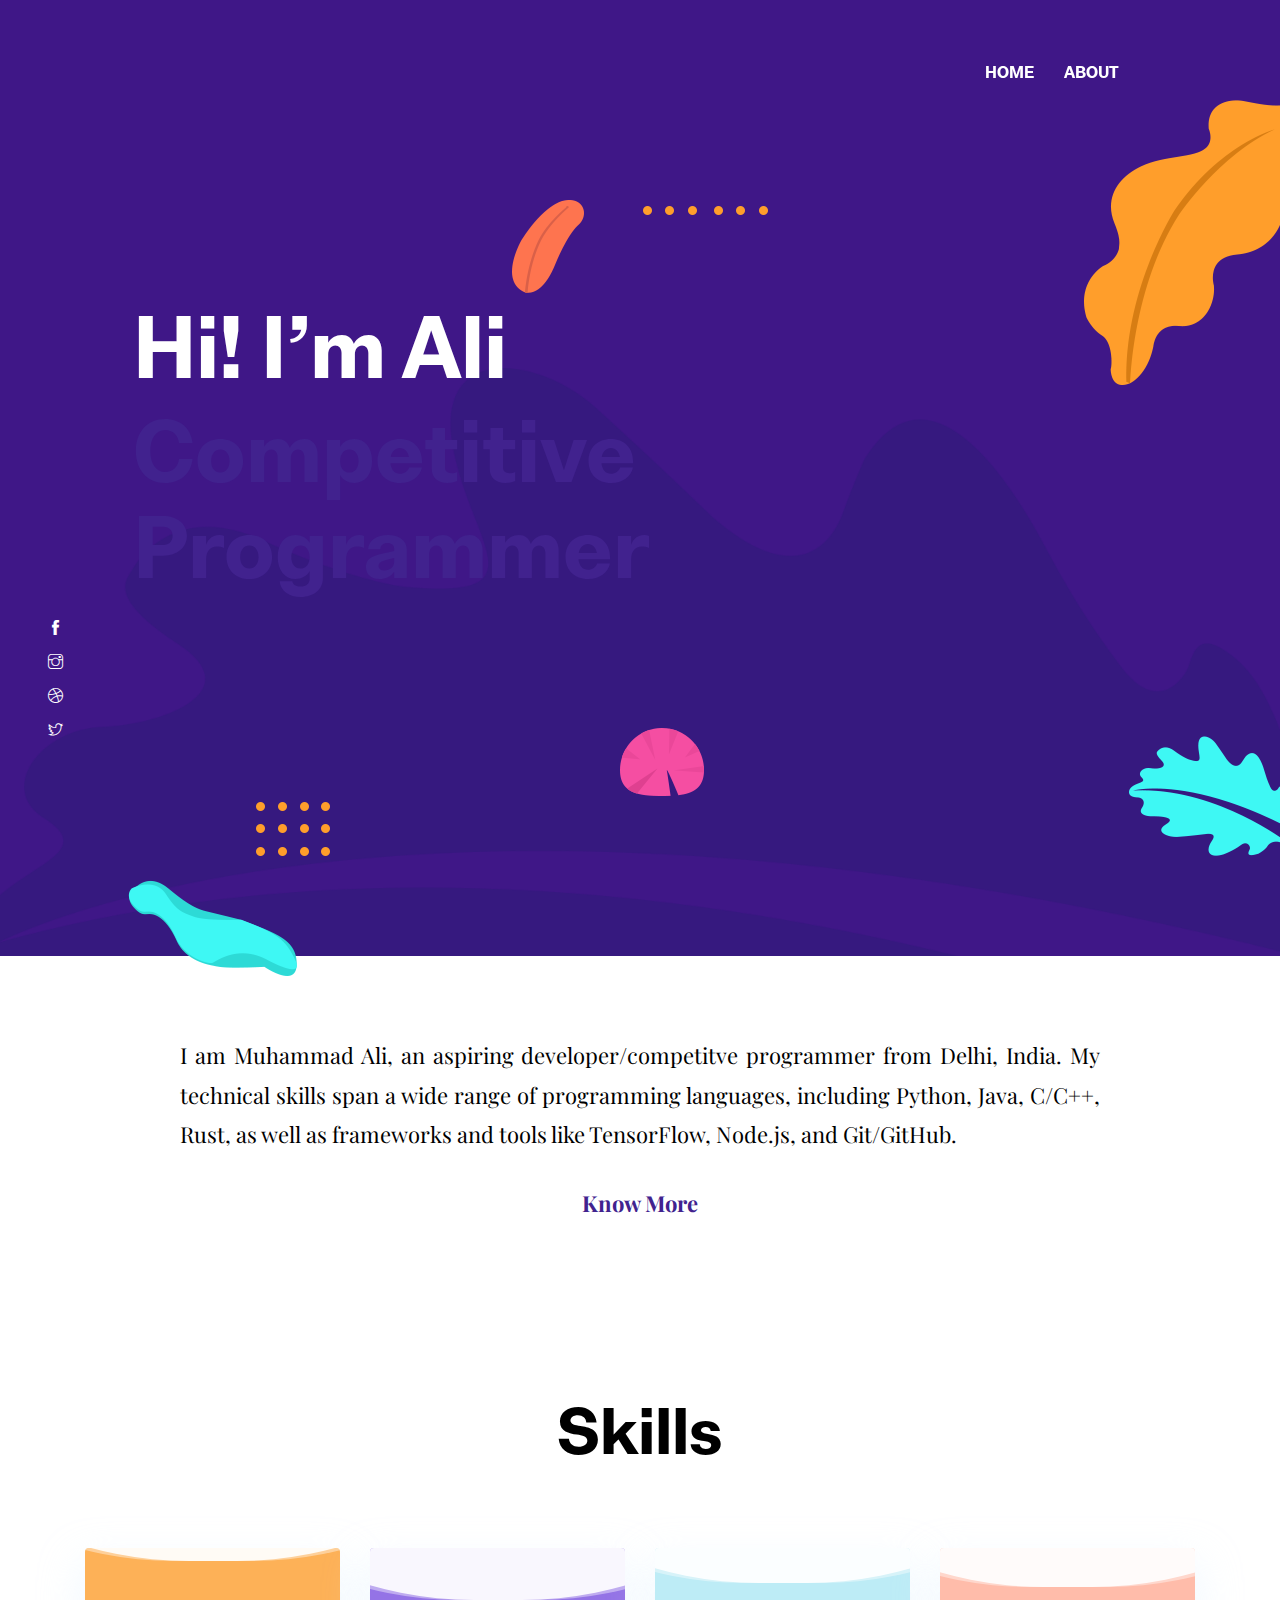
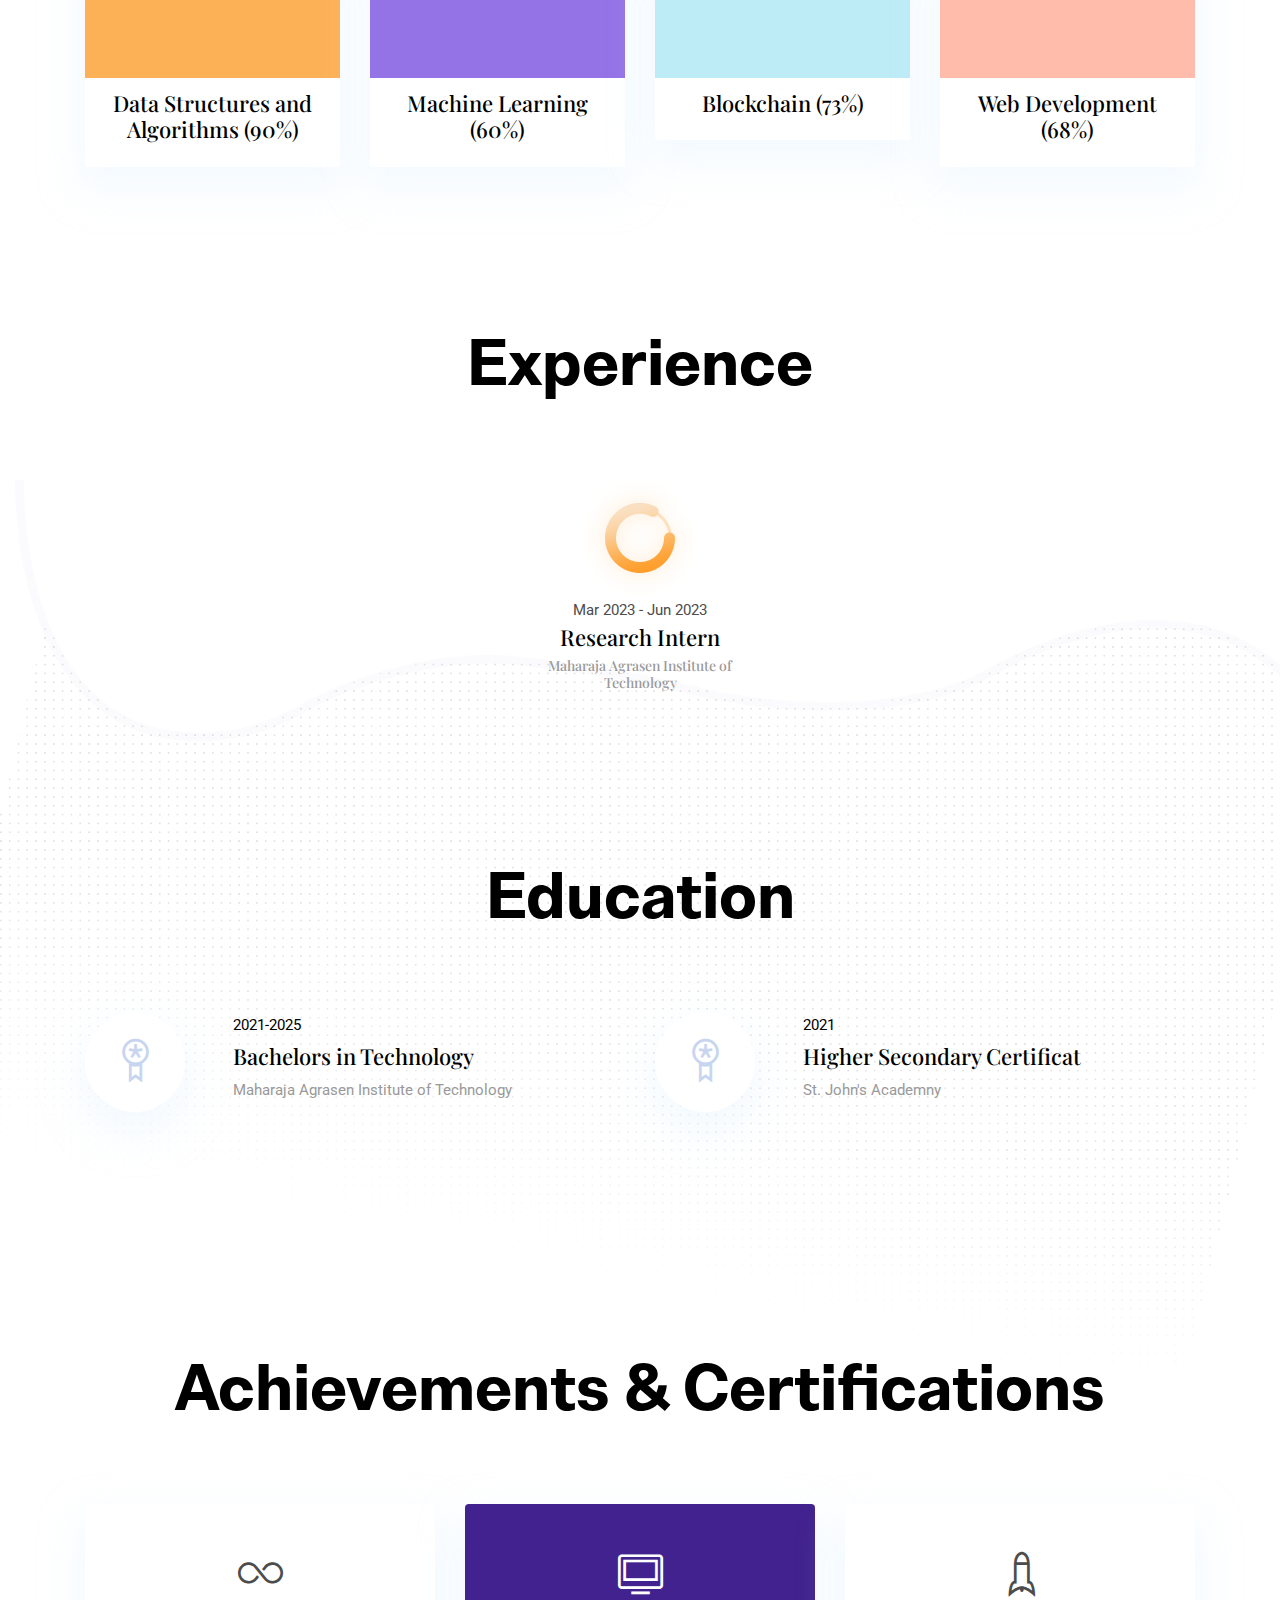
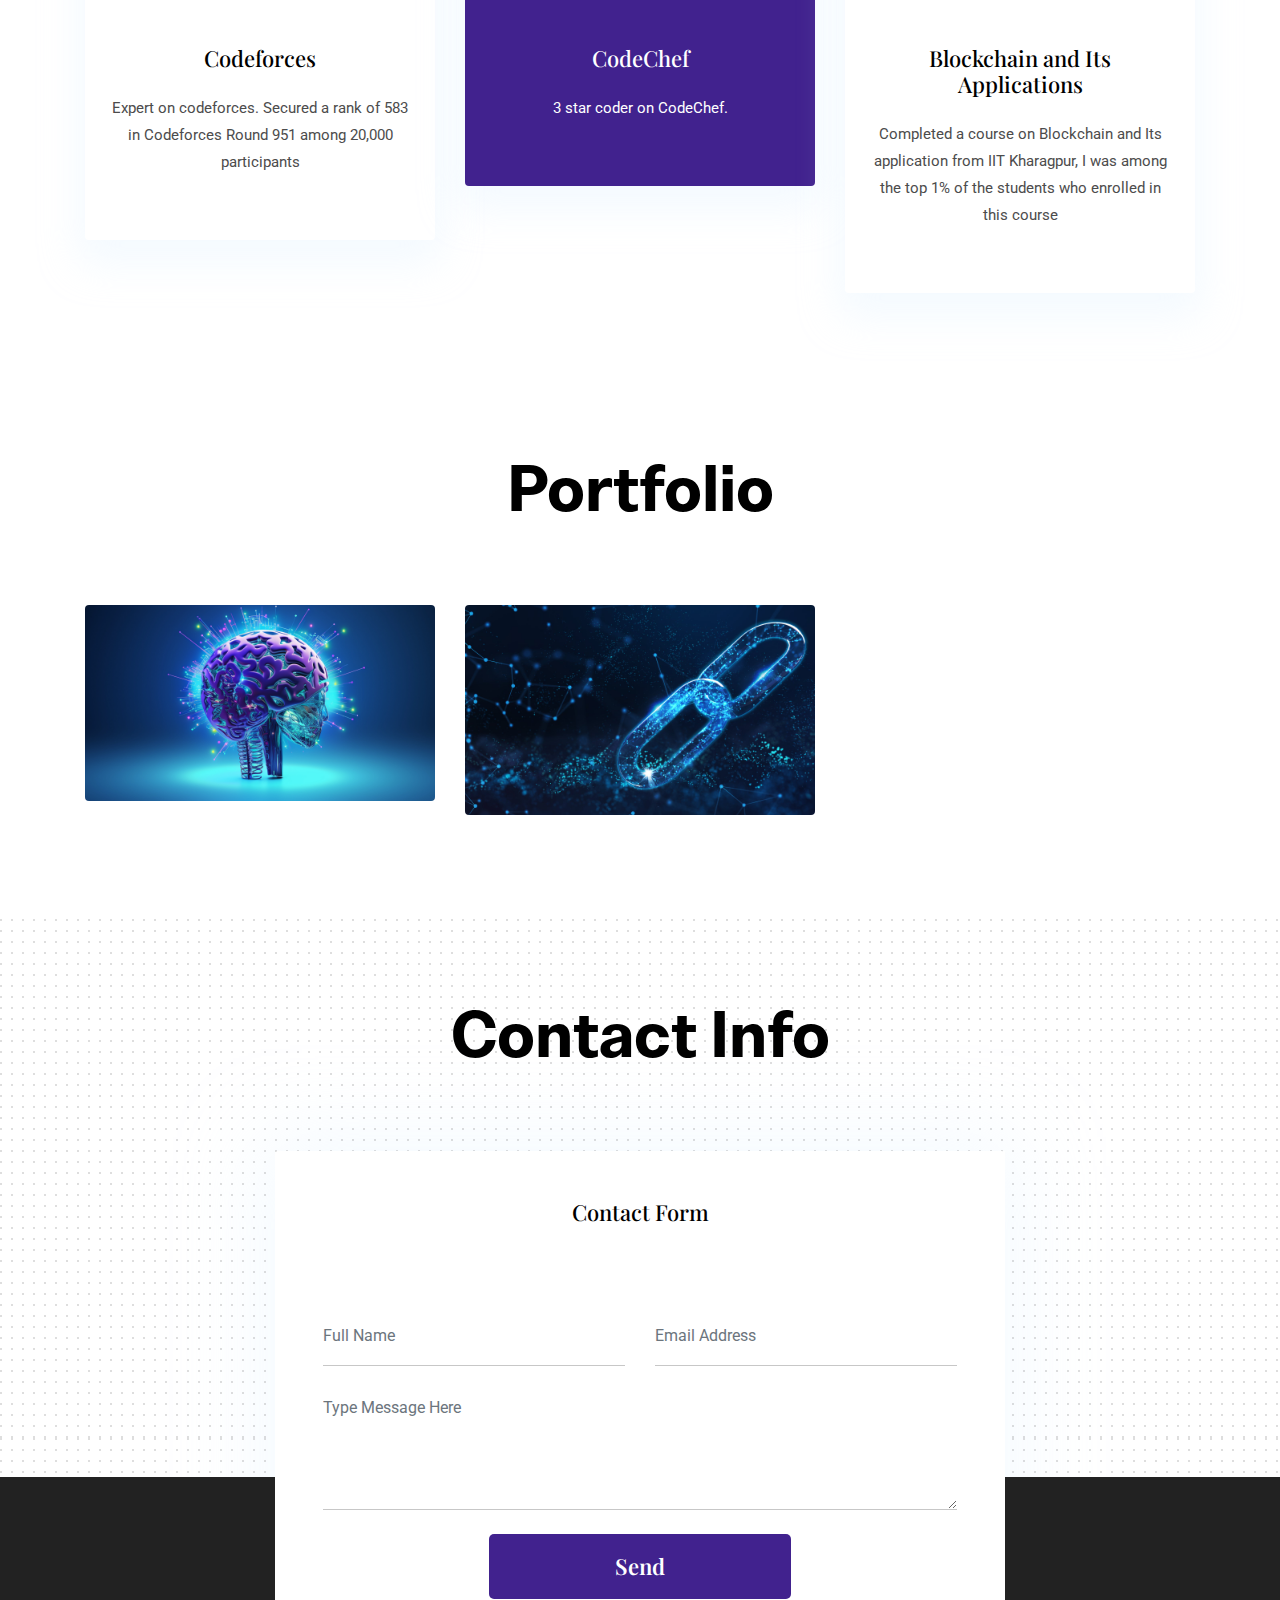
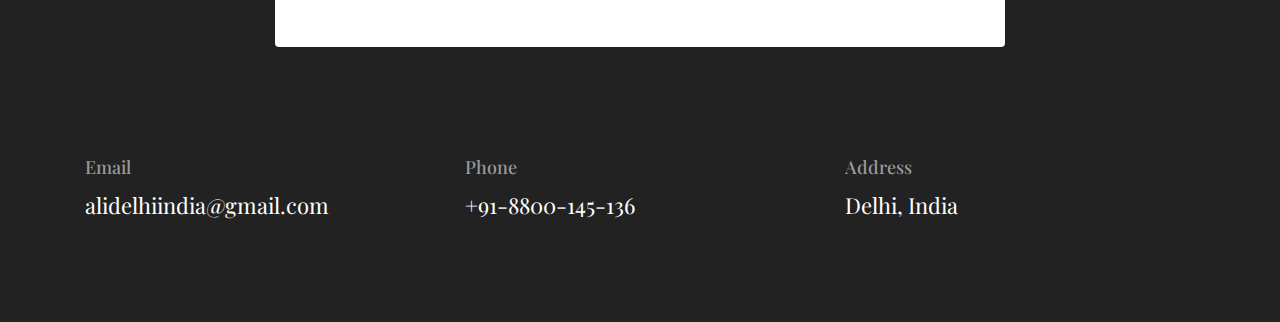
<file: index.html>
<!DOCTYPE html>
<html lang="zxx">

<head>
  <meta charset="utf-8">
  <title>Portfolio Template</title>

  <!-- mobile responsive meta -->
  <meta name="viewport" content="width=device-width, initial-scale=1">
  <meta name="viewport" content="width=device-width, initial-scale=1, maximum-scale=1">
  
  <!-- ** Plugins Needed for the Project ** -->
  <!-- Bootstrap -->
  <link rel="stylesheet" href="plugins/bootstrap/bootstrap.min.css">
  <!-- slick slider -->
  <link rel="stylesheet" href="plugins/slick/slick.css">
  <!-- themefy-icon -->
  <link rel="stylesheet" href="plugins/themify-icons/themify-icons.css">

  <!-- Main Stylesheet -->
  <link href="css/style.css" rel="stylesheet">
  
  <!--Favicon-->
  <link rel="shortcut icon" href="images/favicon.ico" type="image/x-icon">
  <link rel="icon" href="images/favicon.ico" type="image/x-icon">

</head>

<body>
  

<header class="navigation fixed-top">
  <nav class="navbar navbar-expand-lg navbar-dark">
    <!-- <a class="navbar-brand font-tertiary h3" href="index.html"><img src="images/logo.png" alt="Myself"></a> -->
    <button class="navbar-toggler" type="button" data-toggle="collapse" data-target="#navigation"
      aria-controls="navigation" aria-expanded="false" aria-label="Toggle navigation">
      <span class="navbar-toggler-icon"></span>
    </button>

    <div class="collapse navbar-collapse text-center" id="navigation">
      <ul class="navbar-nav ml-auto">
        <li class="nav-item active">
          <a class="nav-link" href="index.html">Home</a>
        </li>
        <li class="nav-item">
          <a class="nav-link" href="about.html">about</a>
        </li>
      </ul>
    </div>
  </nav>
</header>

<!-- hero area -->
<section class="hero-area bg-primary" id="parallax">
  <div class="container">
    <div class="row">
      <div class="col-lg-11 mx-auto">
        <h1 class="text-white font-tertiary">Hi! I’m Ali</h1>
        <h1 class="text-primary font-tertiary">Competitive Programmer</h1>
      </div>
    </div>
  </div>
  <div class="layer-bg w-100">
    <img class="img-fluid w-100" src="images/illustrations/leaf-bg.png" alt="bg-shape">
  </div>
  <div class="layer" id="l2">
    <img src="images/illustrations/dots-cyan.png" alt="bg-shape">
  </div>
  <div class="layer" id="l3">
    <img src="images/illustrations/leaf-orange.png" alt="bg-shape">
  </div>
  <div class="layer" id="l4">
    <img src="images/illustrations/dots-orange.png" alt="bg-shape">
  </div>
  <div class="layer" id="l5">
    <img src="images/illustrations/leaf-yellow.png" alt="bg-shape">
  </div>
  <div class="layer" id="l6">
    <img src="images/illustrations/leaf-cyan.png" alt="bg-shape">
  </div>
  <div class="layer" id="l7">
    <img src="images/illustrations/dots-group-orange.png" alt="bg-shape">
  </div>
  <div class="layer" id="l8">
    <img src="images/illustrations/leaf-pink-round.png" alt="bg-shape">
  </div>
  <div class="layer" id="l9">
    <img src="images/illustrations/leaf-cyan-2.png" alt="bg-shape">
  </div>
  <!-- social icon -->
  <ul class="list-unstyled ml-5 mt-3 position-relative zindex-1">
    <li class="mb-3"><a class="text-white" href="#"><i class="ti-facebook"></i></a></li>
    <li class="mb-3"><a class="text-white" href="#"><i class="ti-instagram"></i></a></li>
    <li class="mb-3"><a class="text-white" href="#"><i class="ti-dribbble"></i></a></li>
    <li class="mb-3"><a class="text-white" href="#"><i class="ti-twitter"></i></a></li>
  </ul>
  <!-- /social icon -->
</section>
<!-- /hero area -->

<!-- about -->
<section class="section">
  <div class="container">
    <div class="row">
      <div class="col-lg-10 mx-auto text-center">
        <p class="font-secondary paragraph-lg text-dark text-justify">I am Muhammad Ali, an aspiring developer/competitve programmer from Delhi, India. My technical skills span a wide range of programming languages, including Python, Java, C/C++, Rust, as well as frameworks and tools like TensorFlow, Node.js, and Git/GitHub.</p>
        <a href="about.html" class="btn btn-transparent">know more</a>
      </div>
    </div>
  </div>
</section>
<!-- /about -->

<!-- skills -->
<section class="section">
  <div class="container">
    <div class="row">
      <div class="col-lg-12 text-center">
        <h2 class="section-title">Skills</h2>
      </div>
      <div class="col-lg-3 col-sm-6 mb-4 mb-lg-0">
        <div class="card shadow text-center">
          <div class="position-relative rounded-top progress-wrapper" data-color="#fdb157">
            <div class="wave" data-progress="90%"></div>
          </div>
          <div class="card-footer bg-white">
            <h4 class="card-title">Data Structures and Algorithms (90%)</h4>
          </div>
        </div>
      </div>
      <div class="col-lg-3 col-sm-6 mb-4 mb-lg-0">
        <div class="card shadow text-center">
          <div class="position-relative rounded-top progress-wrapper" data-color="#9473e6">
            <div class="wave" data-progress="60%"></div>
          </div>
          <div class="card-footer bg-white">
            <h4 class="card-title">Machine Learning (60%)</h4>
          </div>
        </div>
      </div>
      <div class="col-lg-3 col-sm-6 mb-4 mb-lg-0">
        <div class="card shadow text-center">
          <div class="position-relative rounded-top progress-wrapper" data-color="#bdecf6">
            <div class="wave" data-progress="73%"></div>
          </div>
          <div class="card-footer bg-white">
            <h4 class="card-title">Blockchain (73%)</h4>
          </div>
        </div>
      </div>
      <div class="col-lg-3 col-sm-6 mb-4 mb-lg-0">
        <div class="card shadow text-center">
          <div class="position-relative rounded-top progress-wrapper" data-color="#ffbcaa">
            <div class="wave" data-progress="70%"></div>
          </div>
          <div class="card-footer bg-white">
            <h4 class="card-title">Web Development (68%)</h4>
          </div>
        </div>
      </div>
    </div>
  </div>
</section>
<!-- /skills -->

<!-- experience -->
<section class="section">
  <div class="container">
    <div class="row justify-content-around">
      <div class="col-lg-12 text-center">
        <h2 class="section-title">Experience</h2>
      </div>
      <div class="col-lg-3 col-md-4 text-center">
        <img src="images/experience/icon-2.png" alt="icon">
        <p class="mb-0">Mar 2023 - Jun 2023</p>
        <h4>Research Intern</h4>
        <h6 class="text-light">Maharaja Agrasen Institute of Technology</h6>
      </div>
    </div>
  </div>
</section>
<!-- ./experience -->

<!-- education -->
<section class="section position-relative">
  <div class="container">
    <div class="row">
      <div class="col-lg-12 text-center">
        <h2 class="section-title">Education</h2>
      </div>
      <div class="col-lg-6 col-md-6 mb-80">
        <div class="d-flex">
          <div class="mr-lg-5 mr-3">
            <i class="ti-medall icon icon-light icon-bg bg-white shadow rounded-circle d-block"></i>
          </div>
          <div>
            <p class="text-dark mb-1">2021-2025</p>
            <h4>Bachelors in Technology</h4>
            <p class="mb-0 text-light">Maharaja Agrasen Institute of Technology</p>
          </div>
        </div>
      </div>
      <div class="col-lg-6 col-md-6 mb-80">
        <div class="d-flex">
          <div class="mr-lg-5 mr-3">
            <i class="ti-medall icon icon-light icon-bg bg-white shadow rounded-circle d-block"></i>
          </div>
          <div>
            <p class="text-dark mb-1">2021</p>
            <h4>Higher Secondary Certificat</h4>
            <p class="mb-0 text-light">St. John's Academny</p>
          </div>
        </div>
      </div>
    </div>
  </div>
  <!-- bg image -->
  <img class="img-fluid edu-bg-image w-100" src="images/backgrounds/education-bg.png" alt="bg-image">
</section>
<!-- /education -->

<!-- achievements -->
<section class="section">
  <div class="container">
    <div class="row">
      <div class="col-12 text-center">
        <h2 class="section-title">Achievements & Certifications</h2>
      </div>
      <div class="col-md-4 mb-4 mb-md-0">
        <div class="card hover-shadow shadow">
          <div class="card-body text-center px-4 py-5">
            <i class="ti-infinite icon mb-5 d-inline-block"></i>
            <h4 class="mb-4">Codeforces</h4>
            <p>Expert on codeforces. Secured a rank of 583 in Codeforces Round 951 among 20,000 participants</p>
          </div>
        </div>
      </div>
      <div class="col-md-4 mb-4 mb-md-0">
        <div class="card active-bg-primary hover-shadow shadow">
          <div class="card-body text-center px-4 py-5">
            <i class="ti-desktop icon mb-5 d-inline-block"></i>
            <h4 class="mb-4">CodeChef</h4>
            <p>3 star coder on CodeChef.</p>
          </div>
        </div>
      </div>
      <div class="col-md-4 mb-4 mb-md-0">
        <div class="card hover-shadow shadow">
          <div class="card-body text-center px-4 py-5">
            <i class="ti-rocket icon mb-5 d-inline-block"></i>
            <h4 class="mb-4">Blockchain and Its Applications</h4>
            <p>Completed a course on Blockchain and Its application from IIT Kharagpur, I was among the top 1% of the students who enrolled in this course</p>
          </div>
        </div>
      </div>
    </div>
  </div>
</section>
<!-- /services -->

<!-- portfolio -->
<section class="section">
  <div class="container">
    <div class="row">
      <div class="col-12 text-center">
        <h2 class="section-title">Portfolio</h2>
      </div>
    </div>
    <div class="row shuffle-wrapper">
      <div class="col-lg-4 col-6 mb-4 shuffle-item">
        <div class="position-relative rounded hover-wrapper">
          <img src="images/portfolio/item-2.webp" alt="portfolio-image" class="img-fluid rounded w-100">
          <div class="hover-overlay">
            <div class="hover-content">
              <a class="btn btn-light btn-sm" href="https://github.com/XxBeyonderxX/music-recommender">view project</a>
            </div>
          </div>
        </div>
      </div>
      <div class="col-lg-4 col-6 mb-4 shuffle-item">
        <div class="position-relative rounded hover-wrapper">
          <img src="images/portfolio/item-5.jpg" alt="portfolio-image" class="img-fluid rounded w-100">
          <div class="hover-overlay">
            <div class="hover-content">
              <a class="btn btn-light btn-sm" href="https://github.com/XxBeyonderxX/Solana-Bootcamp-Final-Project-">view project</a>
            </div>
          </div>
        </div>
      </div>
    </div>
  </div>
</section>
<!-- /portfolio -->

<!-- contact -->
<section class="section section-on-footer" data-background="images/backgrounds/bg-dots.png">
  <div class="container">
    <div class="row">
      <div class="col-12 text-center">
        <h2 class="section-title">Contact Info</h2>
      </div>
      <div class="col-lg-8 mx-auto">
        <div class="bg-white rounded text-center p-5 shadow-down">
          <h4 class="mb-80">Contact Form</h4>
          <form action="#" class="row">
            <div class="col-md-6">
              <input type="text" id="name" name="name" placeholder="Full Name" class="form-control px-0 mb-4">
            </div>
            <div class="col-md-6">
              <input type="email" id="email" name="email" placeholder="Email Address" class="form-control px-0 mb-4">
            </div>
            <div class="col-12">
              <textarea name="message" id="message" class="form-control px-0 mb-4"
                placeholder="Type Message Here"></textarea>
            </div>
            <div class="col-lg-6 col-10 mx-auto">
              <button class="btn btn-primary w-100">send</button>
            </div>
          </form>
        </div>
      </div>
    </div>
  </div>
</section>
<!-- /contact -->

<!-- footer -->
<footer class="bg-dark footer-section">
  <div class="section">
    <div class="container">
      <div class="row">
        <div class="col-md-4">
          <h5 class="text-light">Email</h5>
          <p class="text-white paragraph-lg font-secondary">alidelhiindia@gmail.com</p>
        </div>
        <div class="col-md-4">
          <h5 class="text-light">Phone</h5>
          <p class="text-white paragraph-lg font-secondary">+91-8800-145-136</p>
        </div>
        <div class="col-md-4">
          <h5 class="text-light">Address</h5>
          <p class="text-white paragraph-lg font-secondary">Delhi, India</p>
        </div>
      </div>
    </div>
  </div>
</footer>
<!-- /footer -->

<!-- jQuery -->
<script src="plugins/jQuery/jquery.min.js"></script>
<!-- Bootstrap JS -->
<script src="plugins/bootstrap/bootstrap.min.js"></script>
<!-- slick slider -->
<script src="plugins/slick/slick.min.js"></script>
<!-- filter -->
<script src="plugins/shuffle/shuffle.min.js"></script>

<!-- Main Script -->
<script src="js/script.js"></script>

</body>
</html>
</file>
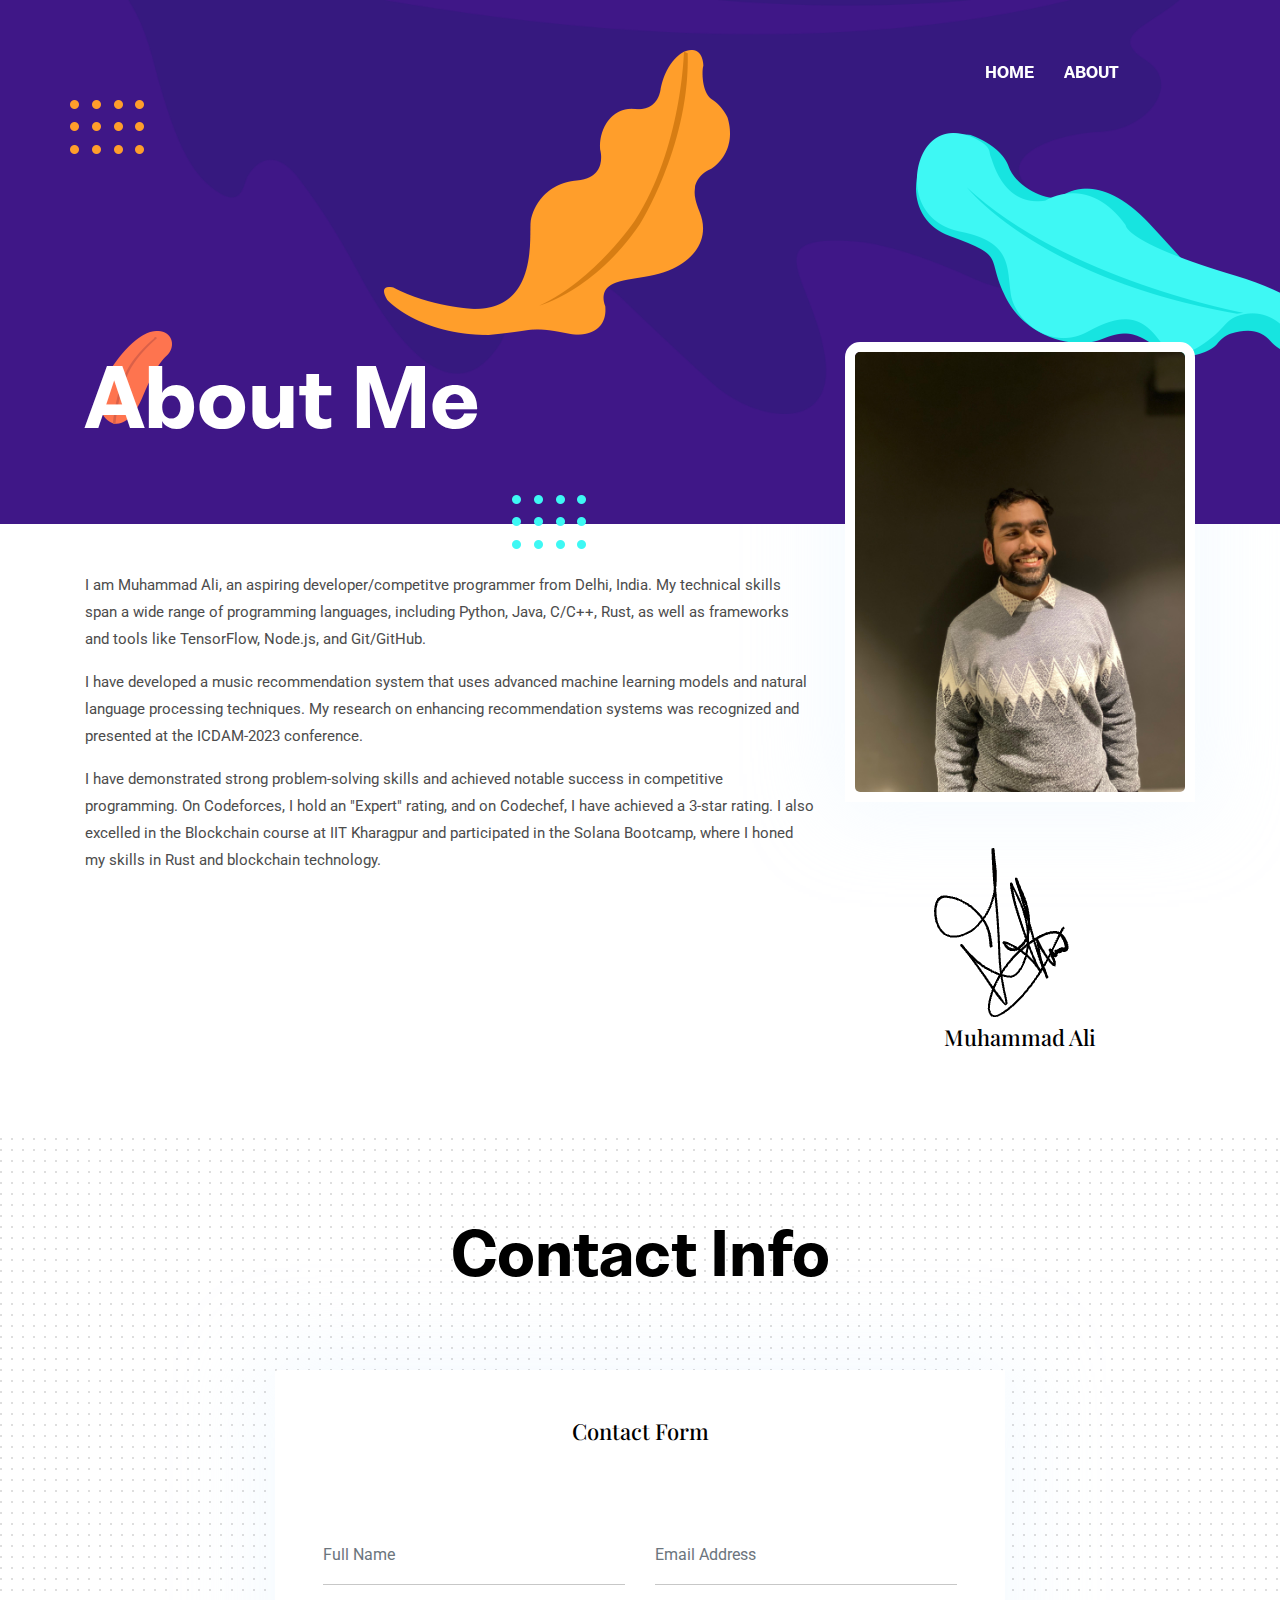
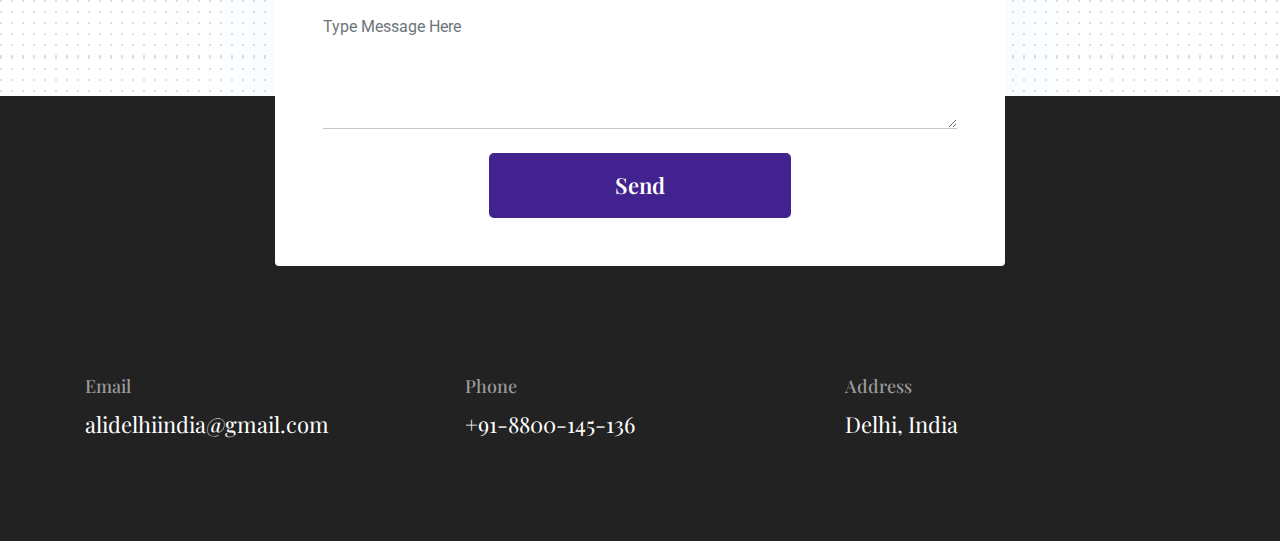
<file: about.html>
<!DOCTYPE html>
<html lang="zxx">

<head>
  <meta charset="utf-8">
  <title>Portfolio Template</title>

  <!-- mobile responsive meta -->
  <meta name="viewport" content="width=device-width, initial-scale=1">
  <meta name="viewport" content="width=device-width, initial-scale=1, maximum-scale=1">
  
  <!-- ** Plugins Needed for the Project ** -->
  <!-- Bootstrap -->
  <link rel="stylesheet" href="plugins/bootstrap/bootstrap.min.css">
  <!-- slick slider -->
  <link rel="stylesheet" href="plugins/slick/slick.css">
  <!-- themefy-icon -->
  <link rel="stylesheet" href="plugins/themify-icons/themify-icons.css">

  <!-- Main Stylesheet -->
  <link href="css/style.css" rel="stylesheet">
  
  <!--Favicon-->
  <link rel="shortcut icon" href="images/favicon.ico" type="image/x-icon">
  <link rel="icon" href="images/favicon.ico" type="image/x-icon">

</head>

<body>
  

<header class="navigation fixed-top">
  <nav class="navbar navbar-expand-lg navbar-dark">
    

    <div class="collapse navbar-collapse text-center" id="navigation">
      <ul class="navbar-nav ml-auto">
        <li class="nav-item active">
          <a class="nav-link" href="index.html">Home</a>
        </li>
        <li class="nav-item">
          <a class="nav-link" href="about.html">about</a>
        </li>
      </ul>
    </div>
  </nav>
</header>

<!-- page title -->
<section class="page-title-alt bg-primary position-relative">
  <div class="container">
    <div class="row">
      <div class="col-12">
        <h1 class="text-white font-tertiary">About Me</h1>
      </div>
    </div>
  </div>
  <!-- background shapes -->
  <img src="images/illustrations/leaf-bg-top.png" alt="illustrations" class="bg-shape-1 w-100">
  <img src="images/illustrations/dots-group-sm.png" alt="illustrations" class="bg-shape-2">
  <img src="images/illustrations/leaf-yellow.png" alt="illustrations" class="bg-shape-3">
  <img src="images/illustrations/leaf-orange.png" alt="illustrations" class="bg-shape-4">
  <img src="images/illustrations/dots-group-cyan.png" alt="illustrations" class="bg-shape-5">
  <img src="images/illustrations/leaf-cyan-lg.png" alt="illustrations" class="bg-shape-6">
</section>
<!-- /page title -->

<!-- about -->
<section class="section pt-5">
  <div class="container">
    <div class="row">
      <div class="col-md-8">
        <p>I am Muhammad Ali, an aspiring developer/competitve programmer from Delhi, India. My technical skills span a wide range of programming languages, including Python, Java, C/C++, Rust, as well as frameworks and tools like TensorFlow, Node.js, and Git/GitHub.</p>

        <p>I have developed a music recommendation system that uses advanced machine learning models and natural language processing techniques. My research on enhancing recommendation systems was recognized and presented at the ICDAM-2023 conference.</p>
        <p>I have demonstrated strong problem-solving skills and achieved notable success in competitive programming. On Codeforces, I hold an "Expert" rating, and on Codechef, I have achieved a 3-star rating. I also excelled in the Blockchain course at IIT Kharagpur and participated in the Solana Bootcamp, where I honed my skills in Rust and blockchain technology.</p>
  
      </div>
      <div class="col-md-4 text-center drag-lg-top">
        <div class="shadow-down mb-4">
          <img src="images/about/author.jpg" alt="author" class="img-fluid w-100 rounded-lg border-thick border-white">
        </div>
        <img src="images/about/signature.png" alt="signature" class="img-fluid">
        <h4>Muhammad Ali</h4>
      </div>
    </div>
  </div>
</section>
<!-- /about -->
<!-- contact -->
<section class="section section-on-footer" data-background="images/backgrounds/bg-dots.png">
  <div class="container">
    <div class="row">
      <div class="col-12 text-center">
        <h2 class="section-title">Contact Info</h2>
      </div>
      <div class="col-lg-8 mx-auto">
        <div class="bg-white rounded text-center p-5 shadow-down">
          <h4 class="mb-80">Contact Form</h4>
          <form action="#" class="row">
            <div class="col-md-6">
              <input type="text" id="name" name="name" placeholder="Full Name" class="form-control px-0 mb-4">
            </div>
            <div class="col-md-6">
              <input type="email" id="email" name="email" placeholder="Email Address" class="form-control px-0 mb-4">
            </div>
            <div class="col-12">
              <textarea name="message" id="message" class="form-control px-0 mb-4"
                placeholder="Type Message Here"></textarea>
            </div>
            <div class="col-lg-6 col-10 mx-auto">
              <button class="btn btn-primary w-100">send</button>
            </div>
          </form>
        </div>
      </div>
    </div>
  </div>
</section>
<!-- /contact -->

<!-- footer -->
<footer class="bg-dark footer-section">
  <div class="section">
    <div class="container">
      <div class="row">
        <div class="col-md-4">
          <h5 class="text-light">Email</h5>
          <p class="text-white paragraph-lg font-secondary">alidelhiindia@gmail.com</p>
        </div>
        <div class="col-md-4">
          <h5 class="text-light">Phone</h5>
          <p class="text-white paragraph-lg font-secondary">+91-8800-145-136</p>
        </div>
        <div class="col-md-4">
          <h5 class="text-light">Address</h5>
          <p class="text-white paragraph-lg font-secondary">Delhi, India</p>
        </div>
      </div>
    </div>
  </div>
</footer>
<!-- /footer -->

<!-- jQuery -->
<script src="plugins/jQuery/jquery.min.js"></script>
<!-- Bootstrap JS -->
<script src="plugins/bootstrap/bootstrap.min.js"></script>
<!-- slick slider -->
<script src="plugins/slick/slick.min.js"></script>
<!-- filter -->
<script src="plugins/shuffle/shuffle.min.js"></script>

<!-- Main Script -->
<script src="js/script.js"></script>

</body>
</html>
</file>
<file: plugins/themify-icons/themify-icons.css>
@font-face{font-family:themify;src:url(fonts/themify.eot?-fvbane);src:url(fonts/themify.eot?#iefix-fvbane) format('embedded-opentype'),url(fonts/themify.woff?-fvbane) format('woff'),url(fonts/themify.ttf?-fvbane) format('truetype'),url(fonts/themify.svg?-fvbane#themify) format('svg');font-weight:400;font-style:normal}[class*=" ti-"],[class^=ti-]{font-family:themify;speak:none;font-style:normal;font-weight:400;font-variant:normal;text-transform:none;line-height:1;-webkit-font-smoothing:antialiased;-moz-osx-font-smoothing:grayscale}.ti-wand:before{content:"\e600"}.ti-volume:before{content:"\e601"}.ti-user:before{content:"\e602"}.ti-unlock:before{content:"\e603"}.ti-unlink:before{content:"\e604"}.ti-trash:before{content:"\e605"}.ti-thought:before{content:"\e606"}.ti-target:before{content:"\e607"}.ti-tag:before{content:"\e608"}.ti-tablet:before{content:"\e609"}.ti-star:before{content:"\e60a"}.ti-spray:before{content:"\e60b"}.ti-signal:before{content:"\e60c"}.ti-shopping-cart:before{content:"\e60d"}.ti-shopping-cart-full:before{content:"\e60e"}.ti-settings:before{content:"\e60f"}.ti-search:before{content:"\e610"}.ti-zoom-in:before{content:"\e611"}.ti-zoom-out:before{content:"\e612"}.ti-cut:before{content:"\e613"}.ti-ruler:before{content:"\e614"}.ti-ruler-pencil:before{content:"\e615"}.ti-ruler-alt:before{content:"\e616"}.ti-bookmark:before{content:"\e617"}.ti-bookmark-alt:before{content:"\e618"}.ti-reload:before{content:"\e619"}.ti-plus:before{content:"\e61a"}.ti-pin:before{content:"\e61b"}.ti-pencil:before{content:"\e61c"}.ti-pencil-alt:before{content:"\e61d"}.ti-paint-roller:before{content:"\e61e"}.ti-paint-bucket:before{content:"\e61f"}.ti-na:before{content:"\e620"}.ti-mobile:before{content:"\e621"}.ti-minus:before{content:"\e622"}.ti-medall:before{content:"\e623"}.ti-medall-alt:before{content:"\e624"}.ti-marker:before{content:"\e625"}.ti-marker-alt:before{content:"\e626"}.ti-arrow-up:before{content:"\e627"}.ti-arrow-right:before{content:"\e628"}.ti-arrow-left:before{content:"\e629"}.ti-arrow-down:before{content:"\e62a"}.ti-lock:before{content:"\e62b"}.ti-location-arrow:before{content:"\e62c"}.ti-link:before{content:"\e62d"}.ti-layout:before{content:"\e62e"}.ti-layers:before{content:"\e62f"}.ti-layers-alt:before{content:"\e630"}.ti-key:before{content:"\e631"}.ti-import:before{content:"\e632"}.ti-image:before{content:"\e633"}.ti-heart:before{content:"\e634"}.ti-heart-broken:before{content:"\e635"}.ti-hand-stop:before{content:"\e636"}.ti-hand-open:before{content:"\e637"}.ti-hand-drag:before{content:"\e638"}.ti-folder:before{content:"\e639"}.ti-flag:before{content:"\e63a"}.ti-flag-alt:before{content:"\e63b"}.ti-flag-alt-2:before{content:"\e63c"}.ti-eye:before{content:"\e63d"}.ti-export:before{content:"\e63e"}.ti-exchange-vertical:before{content:"\e63f"}.ti-desktop:before{content:"\e640"}.ti-cup:before{content:"\e641"}.ti-crown:before{content:"\e642"}.ti-comments:before{content:"\e643"}.ti-comment:before{content:"\e644"}.ti-comment-alt:before{content:"\e645"}.ti-close:before{content:"\e646"}.ti-clip:before{content:"\e647"}.ti-angle-up:before{content:"\e648"}.ti-angle-right:before{content:"\e649"}.ti-angle-left:before{content:"\e64a"}.ti-angle-down:before{content:"\e64b"}.ti-check:before{content:"\e64c"}.ti-check-box:before{content:"\e64d"}.ti-camera:before{content:"\e64e"}.ti-announcement:before{content:"\e64f"}.ti-brush:before{content:"\e650"}.ti-briefcase:before{content:"\e651"}.ti-bolt:before{content:"\e652"}.ti-bolt-alt:before{content:"\e653"}.ti-blackboard:before{content:"\e654"}.ti-bag:before{content:"\e655"}.ti-move:before{content:"\e656"}.ti-arrows-vertical:before{content:"\e657"}.ti-arrows-horizontal:before{content:"\e658"}.ti-fullscreen:before{content:"\e659"}.ti-arrow-top-right:before{content:"\e65a"}.ti-arrow-top-left:before{content:"\e65b"}.ti-arrow-circle-up:before{content:"\e65c"}.ti-arrow-circle-right:before{content:"\e65d"}.ti-arrow-circle-left:before{content:"\e65e"}.ti-arrow-circle-down:before{content:"\e65f"}.ti-angle-double-up:before{content:"\e660"}.ti-angle-double-right:before{content:"\e661"}.ti-angle-double-left:before{content:"\e662"}.ti-angle-double-down:before{content:"\e663"}.ti-zip:before{content:"\e664"}.ti-world:before{content:"\e665"}.ti-wheelchair:before{content:"\e666"}.ti-view-list:before{content:"\e667"}.ti-view-list-alt:before{content:"\e668"}.ti-view-grid:before{content:"\e669"}.ti-uppercase:before{content:"\e66a"}.ti-upload:before{content:"\e66b"}.ti-underline:before{content:"\e66c"}.ti-truck:before{content:"\e66d"}.ti-timer:before{content:"\e66e"}.ti-ticket:before{content:"\e66f"}.ti-thumb-up:before{content:"\e670"}.ti-thumb-down:before{content:"\e671"}.ti-text:before{content:"\e672"}.ti-stats-up:before{content:"\e673"}.ti-stats-down:before{content:"\e674"}.ti-split-v:before{content:"\e675"}.ti-split-h:before{content:"\e676"}.ti-smallcap:before{content:"\e677"}.ti-shine:before{content:"\e678"}.ti-shift-right:before{content:"\e679"}.ti-shift-left:before{content:"\e67a"}.ti-shield:before{content:"\e67b"}.ti-notepad:before{content:"\e67c"}.ti-server:before{content:"\e67d"}.ti-quote-right:before{content:"\e67e"}.ti-quote-left:before{content:"\e67f"}.ti-pulse:before{content:"\e680"}.ti-printer:before{content:"\e681"}.ti-power-off:before{content:"\e682"}.ti-plug:before{content:"\e683"}.ti-pie-chart:before{content:"\e684"}.ti-paragraph:before{content:"\e685"}.ti-panel:before{content:"\e686"}.ti-package:before{content:"\e687"}.ti-music:before{content:"\e688"}.ti-music-alt:before{content:"\e689"}.ti-mouse:before{content:"\e68a"}.ti-mouse-alt:before{content:"\e68b"}.ti-money:before{content:"\e68c"}.ti-microphone:before{content:"\e68d"}.ti-menu:before{content:"\e68e"}.ti-menu-alt:before{content:"\e68f"}.ti-map:before{content:"\e690"}.ti-map-alt:before{content:"\e691"}.ti-loop:before{content:"\e692"}.ti-location-pin:before{content:"\e693"}.ti-list:before{content:"\e694"}.ti-light-bulb:before{content:"\e695"}.ti-Italic:before{content:"\e696"}.ti-info:before{content:"\e697"}.ti-infinite:before{content:"\e698"}.ti-id-badge:before{content:"\e699"}.ti-hummer:before{content:"\e69a"}.ti-home:before{content:"\e69b"}.ti-help:before{content:"\e69c"}.ti-headphone:before{content:"\e69d"}.ti-harddrives:before{content:"\e69e"}.ti-harddrive:before{content:"\e69f"}.ti-gift:before{content:"\e6a0"}.ti-game:before{content:"\e6a1"}.ti-filter:before{content:"\e6a2"}.ti-files:before{content:"\e6a3"}.ti-file:before{content:"\e6a4"}.ti-eraser:before{content:"\e6a5"}.ti-envelope:before{content:"\e6a6"}.ti-download:before{content:"\e6a7"}.ti-direction:before{content:"\e6a8"}.ti-direction-alt:before{content:"\e6a9"}.ti-dashboard:before{content:"\e6aa"}.ti-control-stop:before{content:"\e6ab"}.ti-control-shuffle:before{content:"\e6ac"}.ti-control-play:before{content:"\e6ad"}.ti-control-pause:before{content:"\e6ae"}.ti-control-forward:before{content:"\e6af"}.ti-control-backward:before{content:"\e6b0"}.ti-cloud:before{content:"\e6b1"}.ti-cloud-up:before{content:"\e6b2"}.ti-cloud-down:before{content:"\e6b3"}.ti-clipboard:before{content:"\e6b4"}.ti-car:before{content:"\e6b5"}.ti-calendar:before{content:"\e6b6"}.ti-book:before{content:"\e6b7"}.ti-bell:before{content:"\e6b8"}.ti-basketball:before{content:"\e6b9"}.ti-bar-chart:before{content:"\e6ba"}.ti-bar-chart-alt:before{content:"\e6bb"}.ti-back-right:before{content:"\e6bc"}.ti-back-left:before{content:"\e6bd"}.ti-arrows-corner:before{content:"\e6be"}.ti-archive:before{content:"\e6bf"}.ti-anchor:before{content:"\e6c0"}.ti-align-right:before{content:"\e6c1"}.ti-align-left:before{content:"\e6c2"}.ti-align-justify:before{content:"\e6c3"}.ti-align-center:before{content:"\e6c4"}.ti-alert:before{content:"\e6c5"}.ti-alarm-clock:before{content:"\e6c6"}.ti-agenda:before{content:"\e6c7"}.ti-write:before{content:"\e6c8"}.ti-window:before{content:"\e6c9"}.ti-widgetized:before{content:"\e6ca"}.ti-widget:before{content:"\e6cb"}.ti-widget-alt:before{content:"\e6cc"}.ti-wallet:before{content:"\e6cd"}.ti-video-clapper:before{content:"\e6ce"}.ti-video-camera:before{content:"\e6cf"}.ti-vector:before{content:"\e6d0"}.ti-themify-logo:before{content:"\e6d1"}.ti-themify-favicon:before{content:"\e6d2"}.ti-themify-favicon-alt:before{content:"\e6d3"}.ti-support:before{content:"\e6d4"}.ti-stamp:before{content:"\e6d5"}.ti-split-v-alt:before{content:"\e6d6"}.ti-slice:before{content:"\e6d7"}.ti-shortcode:before{content:"\e6d8"}.ti-shift-right-alt:before{content:"\e6d9"}.ti-shift-left-alt:before{content:"\e6da"}.ti-ruler-alt-2:before{content:"\e6db"}.ti-receipt:before{content:"\e6dc"}.ti-pin2:before{content:"\e6dd"}.ti-pin-alt:before{content:"\e6de"}.ti-pencil-alt2:before{content:"\e6df"}.ti-palette:before{content:"\e6e0"}.ti-more:before{content:"\e6e1"}.ti-more-alt:before{content:"\e6e2"}.ti-microphone-alt:before{content:"\e6e3"}.ti-magnet:before{content:"\e6e4"}.ti-line-double:before{content:"\e6e5"}.ti-line-dotted:before{content:"\e6e6"}.ti-line-dashed:before{content:"\e6e7"}.ti-layout-width-full:before{content:"\e6e8"}.ti-layout-width-default:before{content:"\e6e9"}.ti-layout-width-default-alt:before{content:"\e6ea"}.ti-layout-tab:before{content:"\e6eb"}.ti-layout-tab-window:before{content:"\e6ec"}.ti-layout-tab-v:before{content:"\e6ed"}.ti-layout-tab-min:before{content:"\e6ee"}.ti-layout-slider:before{content:"\e6ef"}.ti-layout-slider-alt:before{content:"\e6f0"}.ti-layout-sidebar-right:before{content:"\e6f1"}.ti-layout-sidebar-none:before{content:"\e6f2"}.ti-layout-sidebar-left:before{content:"\e6f3"}.ti-layout-placeholder:before{content:"\e6f4"}.ti-layout-menu:before{content:"\e6f5"}.ti-layout-menu-v:before{content:"\e6f6"}.ti-layout-menu-separated:before{content:"\e6f7"}.ti-layout-menu-full:before{content:"\e6f8"}.ti-layout-media-right-alt:before{content:"\e6f9"}.ti-layout-media-right:before{content:"\e6fa"}.ti-layout-media-overlay:before{content:"\e6fb"}.ti-layout-media-overlay-alt:before{content:"\e6fc"}.ti-layout-media-overlay-alt-2:before{content:"\e6fd"}.ti-layout-media-left-alt:before{content:"\e6fe"}.ti-layout-media-left:before{content:"\e6ff"}.ti-layout-media-center-alt:before{content:"\e700"}.ti-layout-media-center:before{content:"\e701"}.ti-layout-list-thumb:before{content:"\e702"}.ti-layout-list-thumb-alt:before{content:"\e703"}.ti-layout-list-post:before{content:"\e704"}.ti-layout-list-large-image:before{content:"\e705"}.ti-layout-line-solid:before{content:"\e706"}.ti-layout-grid4:before{content:"\e707"}.ti-layout-grid3:before{content:"\e708"}.ti-layout-grid2:before{content:"\e709"}.ti-layout-grid2-thumb:before{content:"\e70a"}.ti-layout-cta-right:before{content:"\e70b"}.ti-layout-cta-left:before{content:"\e70c"}.ti-layout-cta-center:before{content:"\e70d"}.ti-layout-cta-btn-right:before{content:"\e70e"}.ti-layout-cta-btn-left:before{content:"\e70f"}.ti-layout-column4:before{content:"\e710"}.ti-layout-column3:before{content:"\e711"}.ti-layout-column2:before{content:"\e712"}.ti-layout-accordion-separated:before{content:"\e713"}.ti-layout-accordion-merged:before{content:"\e714"}.ti-layout-accordion-list:before{content:"\e715"}.ti-ink-pen:before{content:"\e716"}.ti-info-alt:before{content:"\e717"}.ti-help-alt:before{content:"\e718"}.ti-headphone-alt:before{content:"\e719"}.ti-hand-point-up:before{content:"\e71a"}.ti-hand-point-right:before{content:"\e71b"}.ti-hand-point-left:before{content:"\e71c"}.ti-hand-point-down:before{content:"\e71d"}.ti-gallery:before{content:"\e71e"}.ti-face-smile:before{content:"\e71f"}.ti-face-sad:before{content:"\e720"}.ti-credit-card:before{content:"\e721"}.ti-control-skip-forward:before{content:"\e722"}.ti-control-skip-backward:before{content:"\e723"}.ti-control-record:before{content:"\e724"}.ti-control-eject:before{content:"\e725"}.ti-comments-smiley:before{content:"\e726"}.ti-brush-alt:before{content:"\e727"}.ti-youtube:before{content:"\e728"}.ti-vimeo:before{content:"\e729"}.ti-twitter:before{content:"\e72a"}.ti-time:before{content:"\e72b"}.ti-tumblr:before{content:"\e72c"}.ti-skype:before{content:"\e72d"}.ti-share:before{content:"\e72e"}.ti-share-alt:before{content:"\e72f"}.ti-rocket:before{content:"\e730"}.ti-pinterest:before{content:"\e731"}.ti-new-window:before{content:"\e732"}.ti-microsoft:before{content:"\e733"}.ti-list-ol:before{content:"\e734"}.ti-linkedin:before{content:"\e735"}.ti-layout-sidebar-2:before{content:"\e736"}.ti-layout-grid4-alt:before{content:"\e737"}.ti-layout-grid3-alt:before{content:"\e738"}.ti-layout-grid2-alt:before{content:"\e739"}.ti-layout-column4-alt:before{content:"\e73a"}.ti-layout-column3-alt:before{content:"\e73b"}.ti-layout-column2-alt:before{content:"\e73c"}.ti-instagram:before{content:"\e73d"}.ti-google:before{content:"\e73e"}.ti-github:before{content:"\e73f"}.ti-flickr:before{content:"\e740"}.ti-facebook:before{content:"\e741"}.ti-dropbox:before{content:"\e742"}.ti-dribbble:before{content:"\e743"}.ti-apple:before{content:"\e744"}.ti-android:before{content:"\e745"}.ti-save:before{content:"\e746"}.ti-save-alt:before{content:"\e747"}.ti-yahoo:before{content:"\e748"}.ti-wordpress:before{content:"\e749"}.ti-vimeo-alt:before{content:"\e74a"}.ti-twitter-alt:before{content:"\e74b"}.ti-tumblr-alt:before{content:"\e74c"}.ti-trello:before{content:"\e74d"}.ti-stack-overflow:before{content:"\e74e"}.ti-soundcloud:before{content:"\e74f"}.ti-sharethis:before{content:"\e750"}.ti-sharethis-alt:before{content:"\e751"}.ti-reddit:before{content:"\e752"}.ti-pinterest-alt:before{content:"\e753"}.ti-microsoft-alt:before{content:"\e754"}.ti-linux:before{content:"\e755"}.ti-jsfiddle:before{content:"\e756"}.ti-joomla:before{content:"\e757"}.ti-html5:before{content:"\e758"}.ti-flickr-alt:before{content:"\e759"}.ti-email:before{content:"\e75a"}.ti-drupal:before{content:"\e75b"}.ti-dropbox-alt:before{content:"\e75c"}.ti-css3:before{content:"\e75d"}.ti-rss:before{content:"\e75e"}.ti-rss-alt:before{content:"\e75f"}
</file>
<file: css/style.css>
/*!------------------------------------------------------------------
[MAIN STYLESHEET]

PROJECT:	Project Name
VERSION:	Versoin Number
-------------------------------------------------------------------*/
/*------------------------------------------------------------------
[TABLE OF CONTENTS]
-------------------------------------------------------------------*/
/*  typography */
@import url("https://fonts.googleapis.com/css?family=Playfair+Display:400,700|Roboto:300,400,500,700");
@font-face {
  font-family: 'BwNistaInt-xBd';
  src: url("../plugins/fonts/BwNistaInt-xBd.woff") format("woff");
  font-style: normal;
  font-display: swap;
}

body {
  line-height: 1.2;
  font-family: "Roboto", sans-serif;
  -webkit-font-smoothing: antialiased;
  font-size: 15px;
  color: #4c4c4c;
}

p, .paragraph {
  font-weight: 400;
  color: #4c4c4c;
  font-size: 15px;
  line-height: 1.8;
  font-family: "Roboto", sans-serif;
}

p-lg, .paragraph-lg {
  font-size: 22px;
}

h1, h2, h3, h4, h5, h6 {
  color: #000;
  font-family: "Playfair Display", serif;
  line-height: 1.2;
}

h1, .h1 {
  font-size: 80px;
}

@media (max-width: 991px) {
  h1, .h1 {
    font-size: 65px;
  }
}

h2, .h2 {
  font-size: 60px;
}

@media (max-width: 991px) {
  h2, .h2 {
    font-size: 50px;
  }
}

h3, .h3 {
  font-size: 40px;
}

h4, .h4 {
  font-size: 22px;
}

h5, .h5 {
  font-size: 18px;
}

h6, .h6 {
  font-size: 14px;
}

/* Button style */
.btn {
  font-size: 22px;
  font-family: "Playfair Display", serif;
  text-transform: capitalize;
  padding: 16px 44px;
  border-radius: 5px;
  font-weight: 600;
  border: 0;
  position: relative;
  z-index: 1;
  transition: .2s ease;
}

.btn:focus {
  outline: 0;
  box-shadow: none !important;
}

.btn:active {
  box-shadow: none;
}

.btn-sm {
  font-size: 15px;
  padding: 10px 30px;
}

.btn-xs {
  padding: 5px 10px;
  font-size: 15px;
}

.btn-primary {
  background: #41228e;
  color: #fff;
}

.btn-primary:active {
  background: #542cb7 !important;
}

.btn-primary:hover {
  background: #542cb7;
}

.btn-primary.focus, .btn-primary.active {
  background: #542cb7 !important;
  box-shadow: none !important;
}

.btn-transparent {
  background: transparent;
  color: #41228e;
  font-weight: bold;
}

.btn-transparent:active, .btn-transparent:hover {
  color: #41228e;
}

body {
  background-color: #fff;
  overflow-x: hidden;
}

::-moz-selection {
  background: #542cb7;
  color: #fff;
}

::selection {
  background: #542cb7;
  color: #fff;
}

/* preloader */
.preloader {
  position: fixed;
  top: 0;
  left: 0;
  right: 0;
  bottom: 0;
  background-color: #fff;
  z-index: 999;
  display: flex;
  align-items: center;
  justify-content: center;
}

ol,
ul {
  list-style-type: none;
  margin: 0px;
}

img {
  vertical-align: middle;
  border: 0;
}

a,
a:hover,
a:focus {
  text-decoration: none;
}

a,
button,
select {
  cursor: pointer;
  transition: .2s ease;
}

a:focus,
button:focus,
select:focus {
  outline: 0;
}

a.text-dark:hover {
  color: #41228e !important;
}

a:hover {
  color: #41228e;
}

.slick-slide {
  outline: 0;
}

.section {
  padding-top: 80px;
  padding-bottom: 80px;
}

.section-title {
  margin-bottom: 80px;
  font-family: "BwNistaInt-xBd";
}

.bg-cover {
  background-size: cover;
  background-position: center center;
  background-repeat: no-repeat;
}

/* overlay */
.overlay {
  position: relative;
}

.overlay::before {
  position: absolute;
  content: '';
  height: 100%;
  width: 100%;
  top: 0;
  left: 0;
  background: #000;
  opacity: .5;
}

.outline-0 {
  outline: 0 !important;
}

.d-unset {
  display: unset !important;
}

.bg-primary {
  background: #3F1787 !important;
}

.bg-gray {
  background: #eaeaea !important;
}

.text-primary {
  color: #41228e !important;
}

.text-color {
  color: #4c4c4c;
}

.text-dark {
  color: #000 !important;
}

.text-light {
  color: #999999 !important;
}

.mb-10 {
  margin-bottom: 10px !important;
}

.mb-20 {
  margin-bottom: 20px !important;
}

.mb-30 {
  margin-bottom: 30px !important;
}

.mb-40 {
  margin-bottom: 40px !important;
}

.mb-50 {
  margin-bottom: 50px !important;
}

.mb-60 {
  margin-bottom: 60px !important;
}

.mb-70 {
  margin-bottom: 70px !important;
}

.mb-80 {
  margin-bottom: 80px !important;
}

.mb-90 {
  margin-bottom: 90px !important;
}

.mb-100 {
  margin-bottom: 100px !important;
}

.zindex-1 {
  z-index: 1;
}

.rounded-lg {
  border-radius: 15px;
}

.overflow-hidden {
  overflow: hidden;
}

.font-secondary {
  font-family: "Playfair Display", serif !important;
}

.font-tertiary {
  font-family: "BwNistaInt-xBd" !important;
}

.shadow {
  box-shadow: 0px 18px 39.1px 6.9px rgba(224, 241, 255, 0.34) !important;
}

.bg-dark {
  background-color: #222222 !important;
}

/* icon */
.icon {
  font-size: 45px;
}

.icon-bg {
  height: 100px;
  width: 100px;
  line-height: 100px;
  text-align: center;
}

.icon-light {
  color: #c8d5ef;
}

/* /icon */
/* slick slider */
.slick-dots {
  text-align: center;
  padding-left: 0;
}

.slick-dots li {
  display: inline-block;
  margin: 2px;
}

.slick-dots li.slick-active button {
  background: #fff;
  width: 25px;
}

.slick-dots li button {
  height: 6px;
  width: 12px;
  background: rgba(255, 255, 255, 0.5);
  color: transparent;
  border-radius: 10px;
  overflow: hidden;
  transition: .2s ease;
  border: 0;
}

/* /slick slider */
/* form */
.form-control {
  border: 0;
  border-radius: 0;
  border-bottom: 1px solid #c7c7c7;
  height: 60px;
}

.form-control:focus {
  border-color: #41228e;
  outline: 0;
  box-shadow: none !important;
}

textarea.form-control {
  height: 120px;
}

/* /form */
/* card */
.card {
  border: 0;
}

.card-header {
  border: 0;
}

.card-footer {
  border: 0;
}

/* /card */
.navigation {
  padding: 40px 130px;
  transition: .3s ease;
}

.navigation.nav-bg {
  background-color: #41228e;
  padding: 15px 100px;
}

@media (max-width: 991px) {
  .navigation.nav-bg {
    padding: 15px 20px;
  }
}

@media (max-width: 991px) {
  .navigation {
    padding: 20px;
    background: #41228e;
  }
}

.navbar .nav-item .nav-link {
  font-family: "BwNistaInt-xBd";
  text-transform: uppercase;
  padding: 15px;
}

.navbar .nav-item.active {
  font-weight: bold;
}

.navbar-dark .navbar-nav .nav-link {
  color: #fff;
}

.hero-area {
  padding: 300px 0 200px;
  position: relative;
}

@media (max-width: 767px) {
  .hero-area {
    padding: 250px 0 150px;
    overflow: hidden;
  }
}

.hero-area h1 {
  position: relative;
  z-index: 2;
}

.layer {
  position: absolute;
  z-index: 1;
}

#l1 {
  bottom: 0;
  left: 0;
}

#l2 {
  top: 190px;
  left: -250px;
}

#l3 {
  top: 200px;
  left: 40%;
}

#l4 {
  top: 200px;
  right: 40%;
}

#l5 {
  top: 100px;
  right: -150px;
}

#l6 {
  bottom: -20px;
  left: 10%;
}

#l7 {
  bottom: 100px;
  left: 20%;
}

#l8 {
  bottom: 160px;
  right: 45%;
}

#l9 {
  bottom: 100px;
  right: -10px;
}

.layer-bg {
  position: absolute;
  bottom: 0;
  left: 0;
}

/* skills */
.progress-wrapper {
  height: 130px;
  overflow: hidden;
}

.wave {
  position: absolute;
  width: 100%;
  height: 100%;
}

.wave::before, .wave::after {
  content: "";
  position: absolute;
  width: 800px;
  height: 800px;
  bottom: 0;
  left: 50%;
  background-color: rgba(255, 255, 255, 0.4);
  border-radius: 45%;
  -webkit-transform: translateX(-50%) rotate(0);
          transform: translateX(-50%) rotate(0);
  -webkit-animation: rotate 6s linear infinite;
          animation: rotate 6s linear infinite;
  z-index: 10;
}

.wave::after {
  border-radius: 47%;
  background-color: rgba(255, 255, 255, 0.9);
  -webkit-transform: translateX(-50%) rotate(0);
          transform: translateX(-50%) rotate(0);
  -webkit-animation: rotate 10s linear -5s infinite;
          animation: rotate 10s linear -5s infinite;
  z-index: 20;
}

@-webkit-keyframes rotate {
  50% {
    -webkit-transform: translateX(-50%) rotate(180deg);
            transform: translateX(-50%) rotate(180deg);
  }
  100% {
    -webkit-transform: translateX(-50%) rotate(360deg);
            transform: translateX(-50%) rotate(360deg);
  }
}

@keyframes rotate {
  50% {
    -webkit-transform: translateX(-50%) rotate(180deg);
            transform: translateX(-50%) rotate(180deg);
  }
  100% {
    -webkit-transform: translateX(-50%) rotate(360deg);
            transform: translateX(-50%) rotate(360deg);
  }
}

/* /skills */
/* education */
.edu-bg-image {
  position: absolute;
  left: 0;
  top: -300px;
  z-index: -1;
}

/* /education */
/* service */
.hover-bg-primary {
  transition: .3s ease;
}

.hover-bg-primary:hover {
  background: #41228e;
}

.hover-bg-primary:hover * {
  color: #fff;
}

.active-bg-primary {
  transition: .3s ease;
  background: #41228e;
}

.active-bg-primary * {
  color: #fff;
}

.hover-shadow {
  transition: .2s ease;
}

.hover-shadow:hover {
  box-shadow: 0px 18px 40px 8px rgba(224, 241, 255, 0.54) !important;
}

/* /service */
/* portfolio */
.hover-wrapper {
  overflow: hidden;
}

.hover-wrapper img {
  transition: .3s ease;
  -webkit-transform: scale(1.1);
          transform: scale(1.1);
}

.hover-wrapper:hover img {
  -webkit-transform: scale(1);
          transform: scale(1);
}

.hover-wrapper:hover .hover-overlay {
  opacity: 1;
  visibility: visible;
}

.hover-overlay {
  position: absolute;
  height: 100%;
  width: 100%;
  border-radius: inherit;
  top: 0;
  left: 0;
  background: rgba(0, 0, 0, 0.3);
  opacity: 0;
  visibility: hidden;
  transition: .3s ease;
}

.hover-content {
  position: absolute;
  top: 50%;
  -webkit-transform: translateY(-50%);
          transform: translateY(-50%);
  left: 0;
  right: 0;
  text-align: center;
}

/* /portfolio */
/* testimonial */
.testimonial-content strong {
  color: #2bfdff;
  font-weight: normal;
}

.testimonial-bg-shapes .container {
  position: relative;
  z-index: 1;
}

.testimonial-bg-shapes .bg-map {
  position: absolute;
  left: 50%;
  top: 50%;
  -webkit-transform: translate(-50%, -50%);
          transform: translate(-50%, -50%);
}

.testimonial-bg-shapes .bg-shape-1 {
  position: absolute;
  left: 100px;
  top: -50px;
}

.testimonial-bg-shapes .bg-shape-2 {
  position: absolute;
  right: 150px;
  top: 50px;
}

.testimonial-bg-shapes .bg-shape-3 {
  position: absolute;
  right: 50px;
  top: 200px;
}

.testimonial-bg-shapes .bg-shape-4 {
  position: absolute;
  left: 100px;
  bottom: 200px;
}

.testimonial-bg-shapes .bg-shape-5 {
  position: absolute;
  right: 200px;
  bottom: -50px;
}

/* /testimonial */
/* footer */
.footer-section {
  padding-top: 200px;
}

.section-on-footer {
  margin-bottom: -250px;
}

.shadow-down {
  position: relative;
}

.shadow-down::before {
  position: absolute;
  content: "";
  box-shadow: 0px 0px 80.75px 14.25px rgba(224, 241, 255, 0.34);
  height: 100%;
  width: 100%;
  left: 0;
  top: 0;
  z-index: -1;
}

/* /footer */
.card-lg {
  flex-direction: row-reverse;
  align-items: center;
}

@media (max-width: 991px) {
  .card-lg {
    flex-direction: column;
  }
}

blockquote {
  display: inline-block;
  padding: 10px 20px;
  background: #eaeaea;
  border-left: 2px solid #41228e;
  font-style: italic;
  font-size: 22px;
}

.content * {
  margin-bottom: 20px;
}

.content strong {
  font-family: "Playfair Display", serif;
  font-size: 22px;
  font-weight: normal;
  color: #000;
  display: inherit;
  line-height: 1.5;
}

.page-title-alt {
  padding: 350px 0 70px;
}

.border-thick {
  border: 10px solid;
}

.drag-lg-top {
  margin-top: -230px;
}

@media (max-width: 991px) {
  .drag-lg-top {
    margin-top: 0;
  }
}

.page-title-alt .container {
  position: relative;
  z-index: 1;
}

.page-title-alt .bg-shape-1 {
  position: absolute;
  left: 0;
  top: 0;
}

.page-title-alt .bg-shape-2 {
  position: absolute;
  left: 70px;
  top: 100px;
}

.page-title-alt .bg-shape-3 {
  position: absolute;
  left: 30%;
  top: 50px;
  -webkit-transform: rotate(180deg);
          transform: rotate(180deg);
}

.page-title-alt .bg-shape-4 {
  position: absolute;
  left: 100px;
  bottom: 100px;
}

.page-title-alt .bg-shape-5 {
  position: absolute;
  left: 40%;
  bottom: -25px;
}

.page-title-alt .bg-shape-6 {
  position: absolute;
  bottom: 100px;
  right: -100px;
}

.page-title {
  padding: 250px 0 150px;
}

.page-title .container {
  position: relative;
  z-index: 1;
}

.page-title .bg-shape-1 {
  position: absolute;
  left: 0;
  bottom: 0;
  width: 100%;
}

.page-title .bg-shape-2 {
  position: absolute;
  left: -20px;
  top: -10px;
}

.page-title .bg-shape-3 {
  position: absolute;
  left: 10%;
  top: 100px;
}

.page-title .bg-shape-4 {
  position: absolute;
  left: 50%;
  top: -20px;
}

.page-title .bg-shape-5 {
  position: absolute;
  left: 90px;
  bottom: -50px;
  -webkit-transform: rotate(180deg);
          transform: rotate(180deg);
}

.page-title .bg-shape-6 {
  position: absolute;
  right: 20%;
  bottom: -20px;
}

.page-title .bg-shape-7 {
  position: absolute;
  right: -220px;
  bottom: -100px;
}

.filter-controls li {
  cursor: pointer;
}

.filter-controls li.active {
  font-weight: bold;
}

/*# sourceMappingURL=maps/style.css.map */
</file>
